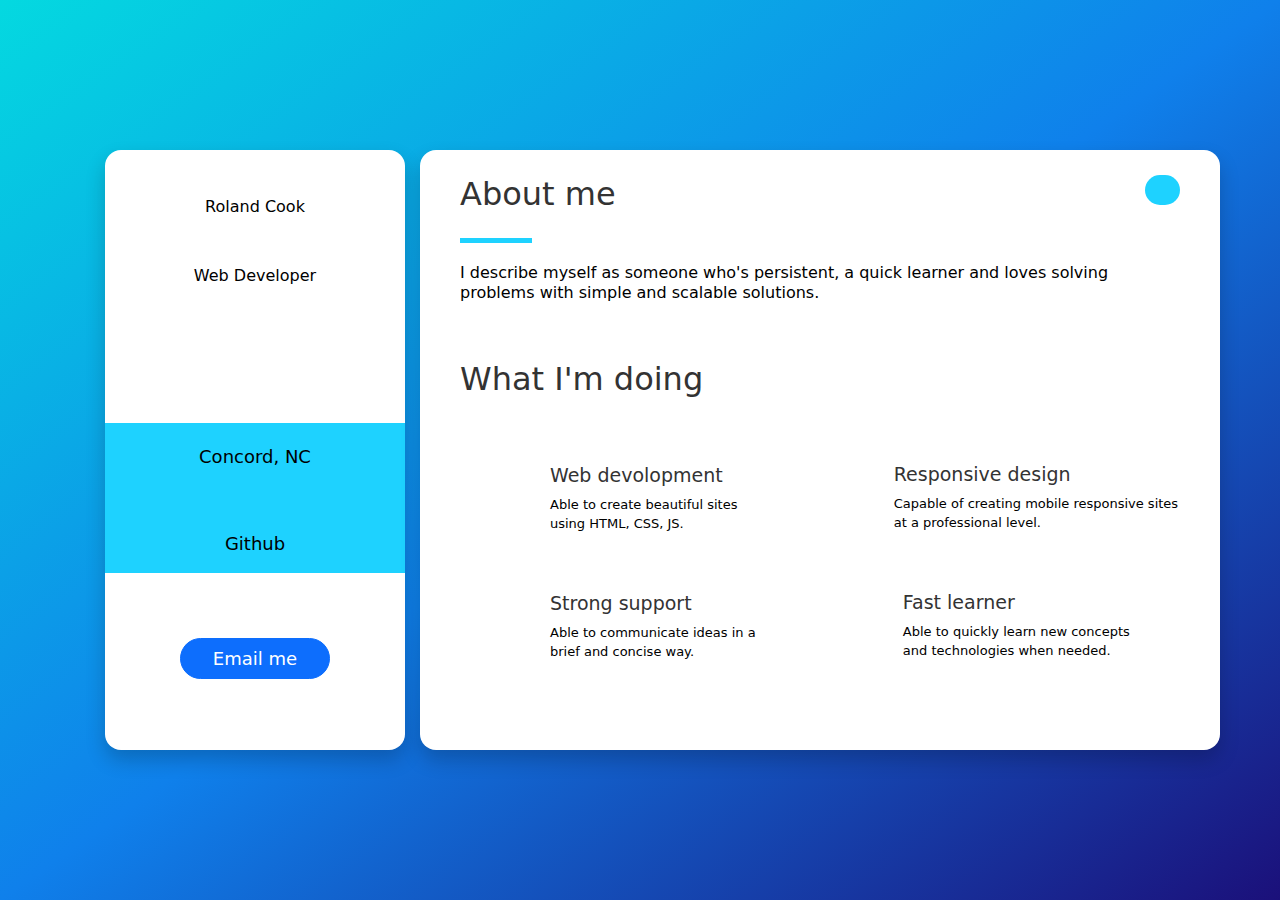
<file: index.html>
<!DOCTYPE html>
<html lang="en">
<head>
    <meta charset="UTF-8">
    <meta http-equiv="X-UA-Compatible" content="IE=edge">
    <meta name="viewport" content="width=device-width, initial-scale=1.0">
    <link rel="stylesheet" href="style.css">
    <script src="script.js" defer></script>

    <!--Font Awesome link-->
    <link rel="stylesheet" href="https://cdnjs.cloudflare.com/ajax/libs/font-awesome/5.15.3/css/all.min.css" integrity="sha512-iBBXm8fW90+nuLcSKlbmrPcLa0OT92xO1BIsZ+ywDWZCvqsWgccV3gFoRBv0z+8dLJgyAHIhR35VZc2oM/gI1w==" crossorigin="anonymous" referrerpolicy="no-referrer" />

    <!--Bootstrap Link-->
    <link rel="stylesheet" href="https://cdn.jsdelivr.net/npm/bootstrap@5.0.1/dist/css/bootstrap.min.css" integrity="undefined" crossorigin="anonymous">

    <title>Portfolio</title>
</head>

<body>
    <div class="content">
    <div class="main">

        <!--Personal Card -->
        <div class="personal-card ">
            <div class="name">Roland Cook</div>
            <div class="occupation">Web Developer</div>

            <div class="social-media"> 
                <a href="https://twitter.com/home" target="__blank"><i class="fab fa-twitter"></i></a>
               <a href="https://www.facebook.com" target="__blank"> <i class="fab fa-facebook"></i></a>
            </div>

            <div class="location">
                <div>Concord, NC</div>
                <div> <a href="https://github.com/Pacman-1" target="__blank" ><i class="fab fa-github"></i> </a> Github</div>
            </div>

            <div class="email-me">
                <button type="button" class="btn btn-primary">Email me</button>
            </div>    
        </div>
        

        <!--About Me -->
        <div class="about-me-card">
          <div class="about-section">
              <div class="main-head">
                <h2 class="about-me">About me</h2>
                <div class="links "><i class="fas fa-align-justify "></i>
                    <div class="port">
                        <a href="portfolio.html">Portfolio</a> <a href="resume.html">Resume</a> 
                    </div>
                </div>
             </div>
             


          <div class="underline"></div>
            <h6 class="underline-text">I describe myself as someone who's persistent, a quick learner and loves solving problems with simple and scalable solutions.</h6>
        </div>

        <h2 class="can-do">What I'm doing</h2>


        <!--1st Row-->

        <div class="experiance">
            <i class="fab fa-chromecast icons"></i>
            <div class="talents">
                <h1 class="heading-text">
                    Web devolopment
                </h1>
                <p>
                Able to create beautiful sites using HTML, CSS, JS.</p>
            </div>
            <i class="fas fa-mobile-alt icons2"></i>
            <div class="talents2">
                <h1 class="heading-text">
                    Responsive design
                </h1>
                <p>
                Capable of creating mobile responsive sites at a professional level.</p>
            </div>
        </div>

        
        <!--2nd Row-->

        <div class="experiance">
            <i class="fas fa-headset icons"></i>
            <div class="talents">
                <h1 class="heading-text">
                    Strong support
                </h1>
                <p>
                Able to communicate ideas in a brief and concise way.</p>
            </div>
            <i class="fab fa-leanpub icons2"></i>
            <div class="learner">
            <div class="talents2">
                <h1 class="heading-text">
                    Fast learner 
                </h1>
                <p>
                Able to quickly learn new concepts and technologies when needed. </p>
            </div>
            </div>
            </div>
            
    </div>
    </div>
</div>
</body>
</html>
</file>
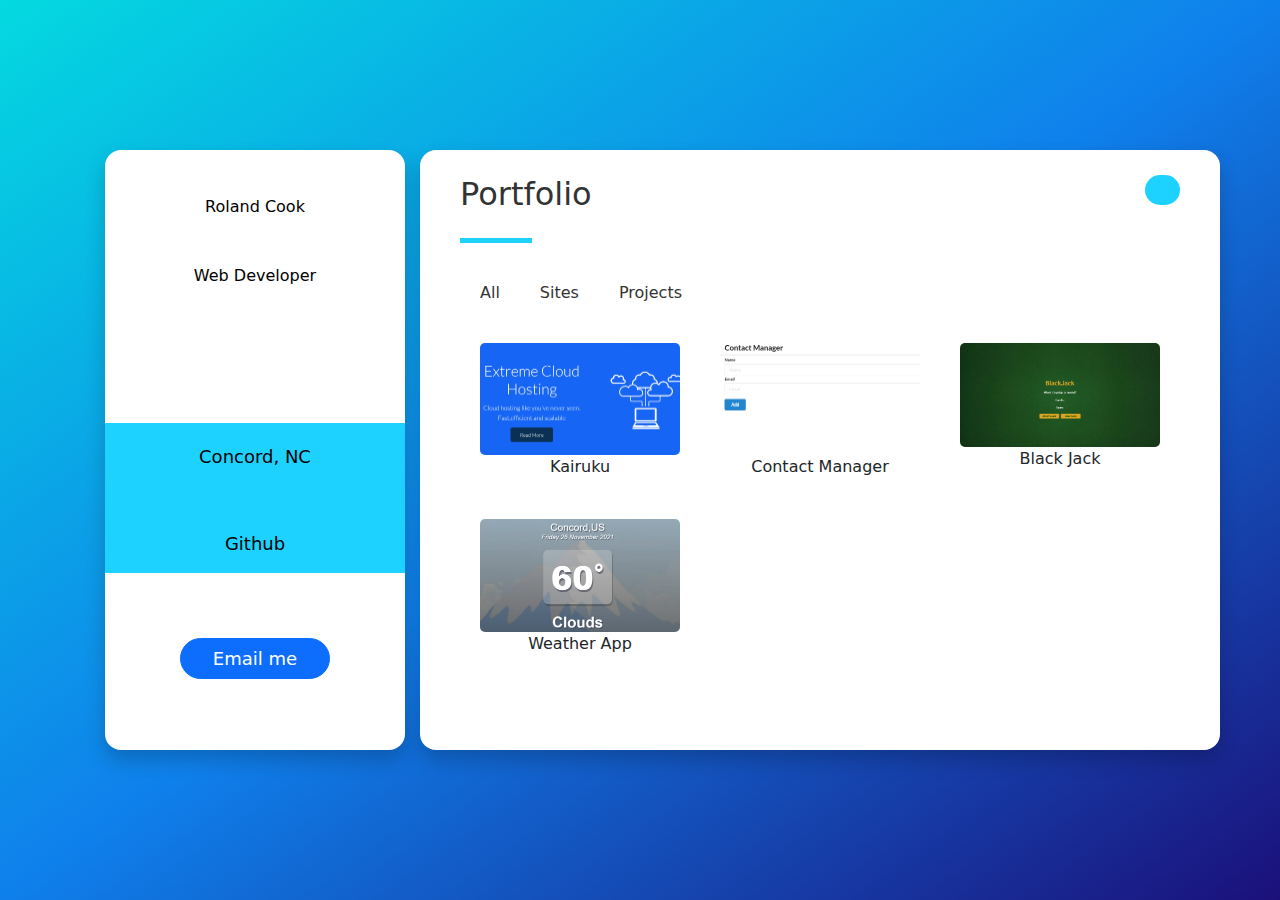
<file: portfolio.html>
<!DOCTYPE html>
<html lang="en">
<head>
    <meta charset="UTF-8">
    <meta http-equiv="X-UA-Compatible" content="IE=edge">
    <meta name="viewport" content="width=device-width, initial-scale=1.0">
    <link rel="stylesheet" href="style.css">
    <script src="script.js" defer></script>

    <!--Font Awesome link-->
    <link rel="stylesheet" href="https://cdnjs.cloudflare.com/ajax/libs/font-awesome/5.15.3/css/all.min.css" integrity="sha512-iBBXm8fW90+nuLcSKlbmrPcLa0OT92xO1BIsZ+ywDWZCvqsWgccV3gFoRBv0z+8dLJgyAHIhR35VZc2oM/gI1w==" crossorigin="anonymous" referrerpolicy="no-referrer" />

    <!--Bootstrap Link-->
    <link rel="stylesheet" href="https://cdn.jsdelivr.net/npm/bootstrap@5.0.1/dist/css/bootstrap.min.css" integrity="undefined" crossorigin="anonymous">

    <title>Portfolio</title>
</head>

<body>
    <div class="content">
    <div class="main">

        <!--Personal Card -->
        <div class="personal-card ">
            <div class="name">Roland Cook</div>
            <div class="occupation">Web Developer</div>
            <div class="social-media"> 
                <a href="https://twitter.com/home" target="__blank"><i class="fab fa-twitter"></i></a>
               <a href="https://www.facebook.com" target="__blank"> <i class="fab fa-facebook"></i></a>
            </div>
            <div class="location">
                <div>Concord, NC</div>
                <div> <a href="https://github.com/Pacman-1" target="__blank" ><i class="fab fa-github"></i> </a> Github</div>
            </div>
            <div class="email-me">
                <button type="button" class="btn btn-primary">Email me</button>
            </div>    
        </div>
        

        <!--About Me -->
        <div class="about-me-card">
          <div class="about-section">
              <div class="main-head">
                <h2 class="about-me">Portfolio</h2>
                <div class="links "><i class="fas fa-align-justify "></i>
                    <div class="port">
                        <a href="index.html">About </a> <a href="resume.html">Resume</a>
                    </div>
                </div>
             </div>

          <div class="underline"></div>
          
        <div class="project-nav">
            <a href="#"> <h6>All</h6> </a>
            <a href="#"> <h6>Sites</h6> </a>
              <a href="#"> <h6>Projects</h6> </a>
        </div>
            
            <!--Portfolio Cards-->
            <div class="portfolio-card">
                   <a href="https://pacman-1.github.io/kairuku.github.io/" target="__blank"> <div class="card" >
                        <img class="card-img-top" src="images/4.png" alt="Card image cap"> 
                        <div class="text">Kairuku</div> 
                      </div>
                    </a>

                     <a href="https://rccontactapp.netlify.app/" target="__blank"> <div class="card" >
                        <img class="card-img-top" src="images/2.png" alt="Card image cap">
                        <div class="text">Contact Manager</div> 
                      </div>
                    </a>

                    <a href="https://pacman-1.github.io/blackJack.github.io/" target="__blank">
                      <div class="card" >
                        <img class="card-img-top" src="images/3.png" alt="Card image cap">
                        <div class="text">Black Jack</div> 
                      </div>
                    </a>

                    <a href="https://rcweatherapp.netlify.app/" target="__blank" >  <div class="card" >
                        <img class="card-img-top" src="images/1.png" alt="Card image cap">
                        <div class="text">Weather App</div>
                      </div>
                      </a>
                    
            </div>

        </div>
        
            
      </div>
    </div>
    </div>
</div>
</body>
</html>
</file>
<file: style.css>
*{
    box-sizing: border-box;
    padding: 0;
    margin: 0;
}


body{
    
    background: #0f0c29;  
    background: -webkit-linear-gradient(to bottom right, #04d9e0, #0f80eb, #1b107a); 
    background: linear-gradient(to bottom right, #04d9e0, #0f80eb, #1b107a); 
}
.main {
    min-height: 100vh;
    color: rgb(0, 0, 0);
    display: grid;
    grid-template-columns: 30% 70%;
}

/* Personal card*/
.personal-card {
    background-color: white;
    margin: auto;
    border-radius: 16px;
	box-shadow: 0 10px 20px rgba(0, 0, 0, 0.2);
	overflow: hidden;
    height: 600px;
	width: 300px;
    text-align: center;
}

.personal-card i:hover{
    color: rgb(77, 75, 75);
}

.personal-card div{
    margin-top: 45px;
}

.personal-card a{
    text-decoration: none;
}

.social-media i{
    color: black;
    font-size: 30px;
    margin: 10px;
}

.location{
    font-size: 18px;
    width: 100%;
    height: 150px;
    background-color: rgb(30, 210, 255);
}

.location i, .location i:visited {
    color: black;
}

.location div {
    margin: 40px;
    padding-top: 20px ;
}

.btn.btn-primary{
    width: 150px;
   font-size: 18px;
    border-radius: 25px;
    margin-top: 20px;
}


/* About me card*/
.about-me-card{
    background-color: white;
    margin: auto;
    border-radius: 16px;
	box-shadow: 0 10px 20px rgba(0, 0, 0, 0.2);
    height: 600px;
	width: 800px;
}

.content{
    position: relative;
    display: flex;
    justify-content: center;
}

.about-section{
    padding: 25px 40px;
}
.about-me{
    color: #333;
    margin-bottom: 25px;
}

.underline{
    width: 10%;
    height: 5px;
    background-color: rgb(30, 210, 255);
    margin-bottom: 20px;
}

.can-do{
    padding:25px 40px;
    color: #333;
}


.talents{
    padding-bottom: 200px;
    padding:1px 90px;
    max-width: 700px;
    font-size: 13px;
}


.heading-text{
    color: #333;
    font-size: 19px;
}

.icons{
    color:rgb(30, 210, 255) ;
    position: absolute;
    margin-top: 10px;
    margin-left: 10px;
    font-size: 40px;
}


.experiance{
    display: flex;
    margin: 40px;
}
.icons2{
    margin-top: 10px;
   color: rgb(30, 210, 255);
   font-size: 40px;
}
.talents2{
    max-width: 400px;
    font-size: 13px;
    margin-left: 40px;
}
.learner{
    margin-right: 40px;
}
.main-head{
    display: flex;
    justify-content: space-between;
}
.links{
    background-color:rgb(30, 210, 255);
    width: 35px;
    height: 30px;
    border-radius: 25px;
    border: none;
}
.links:hover{
    background-color:rgb(65, 197, 230);
    transition: .3s ease-in-out;
}
.fas.fa-align-justify{
    color: #333;
    margin-left: 10px;
}
.expand{
    transition: .03s;
    width: 200px;
}
.new-links{
    font-size: 20px;
    display: flex;
    justify-content: space-evenly;
    max-width: 300px;
}
.port {
    padding: 2px 30px;
    display: none;
}
.port a{
    margin: 0px 5px;
    color: #333;
    text-decoration: none;
}
.port a:hover{
    color:#333
}
.port a:visited{
   color: #333;
}
.visible{
    display:flex;
}
.hidden{
    display: none;
}

/* Portfolio*/

.project-nav {
    display: flex;
}
.project-nav h6 {
    margin: 20px 20px;
}
.project-nav a{
    color:#333;
    text-decoration: none;
}
.project-nav a:hover{
    color:rgb(30, 210, 255)
}

.portfolio-card{
    flex-wrap: wrap;
    display: flex;
}
.portfolio-card a{
    color:#333;
    text-decoration: none;
}
.portfolio-card a:hover{
color: #333;
}

.card{
    border:none!important;
    height: 150px;
    width: 200px;
    margin: 20px;
}
.card-img-top{
    border-radius: 5px;
    border: none;
    height: 100%;
}
.text{
    display: flex;
    justify-content: center;
}



/*Phone Media Query*/


@media screen and (max-width: 600px) {
   
   .content{
      margin-right: 240px;
   }
    .main{
        max-width: 570px;
        grid-template-columns: 1fr;
        grid-gap: 50px;
    }
    .about-me-card{
        position:none ;
        max-width: 40%;
        height: 90%;
        margin-top: 80px;
    }
    .experiance{
     flex-direction: column;
    }

    .talents{
        margin-top: 40px;
        padding: 20px;
       width: 300px;
    }
    .talents2{
        margin-top: 5px;
    }
    .icons2{
        padding-left: 20px;
    }
    .experiance {
        margin: 20px;
    }

}



@media screen and (min-width: 600px) and (max-width:1023px) {
   
    .content{
       margin-right: 240px;
    }
     .main{
         max-width: 570px;
         grid-template-columns: 1fr;
         grid-gap: 50px;
     }
     .about-me-card{
         position:none ;
         max-width: 80%;
         height: 90%;
         margin-bottom: 90px;
     }
     .personal-card{
         margin-top: 50px;
         width: 70%;
     }
     .experiance{
      flex-direction: column;
      margin: 20px;
     }
 
     .talents{
         margin-top: 40px;
         padding: 20px;
        width: 400px;
     }
     .talents2{
         margin-top: 5px;
     }
     .icons2{
         padding-left: 20px;
     }
     .talents,.talents2 {
        font-size: 1rem;
     }
     .heading-text{
         font-size: 1.5rem;
     }
 
 }

/* Tablet Flip*/
 @media screen and (min-width: 1024px) and (max-width:1100px) {
   
     .about-me-card{
         width: 90%;
     }
    
     .card{
         display: flex;
        height: 110px;
        width: 130px;
     }
 }


/* 4K Media Query */

 @media screen and (min-width: 3840px) {
   .about-me-card{
       width: 1200px;
       height: 800px;
   }
   .personal-card{
       width:400px;
       font-size: 1.5rem;
       padding-top: 50px;
       height: 800px;
   }
   .personal-card div{
       margin-top: 60px;
   }
   .location{
       max-height: 200px;
       height: 100%;
   }
   .expand{
       width: 300px;
       height: 40px;
       padding: 0px 35px;
   }
   .port{
    padding-bottom: 20px;
       font-size: 1.5rem;
   }
   .talents{
    margin-left: 50px;
    margin-top: 40px;
    padding: 20px;
   width: 400px;
}
.talents2{
   margin-top: 60px;
}
.talents,.talents2 {
   font-size: 1.3rem;
}
.icons{
    margin-top: 20px;
}
.icons2{
    margin-left: 110px;
    margin-top: 30px;
}
.heading-text{
    font-size: 1.5rem;
}
.about-me{
    font-size: 2.5rem;
}

.underline-text{
    font-size: 1.5rem;
}
.project-nav h6{
    font-size: 2rem;
}
.card{
    width: 300px;
    height: 200px;
}

 }
</file>
